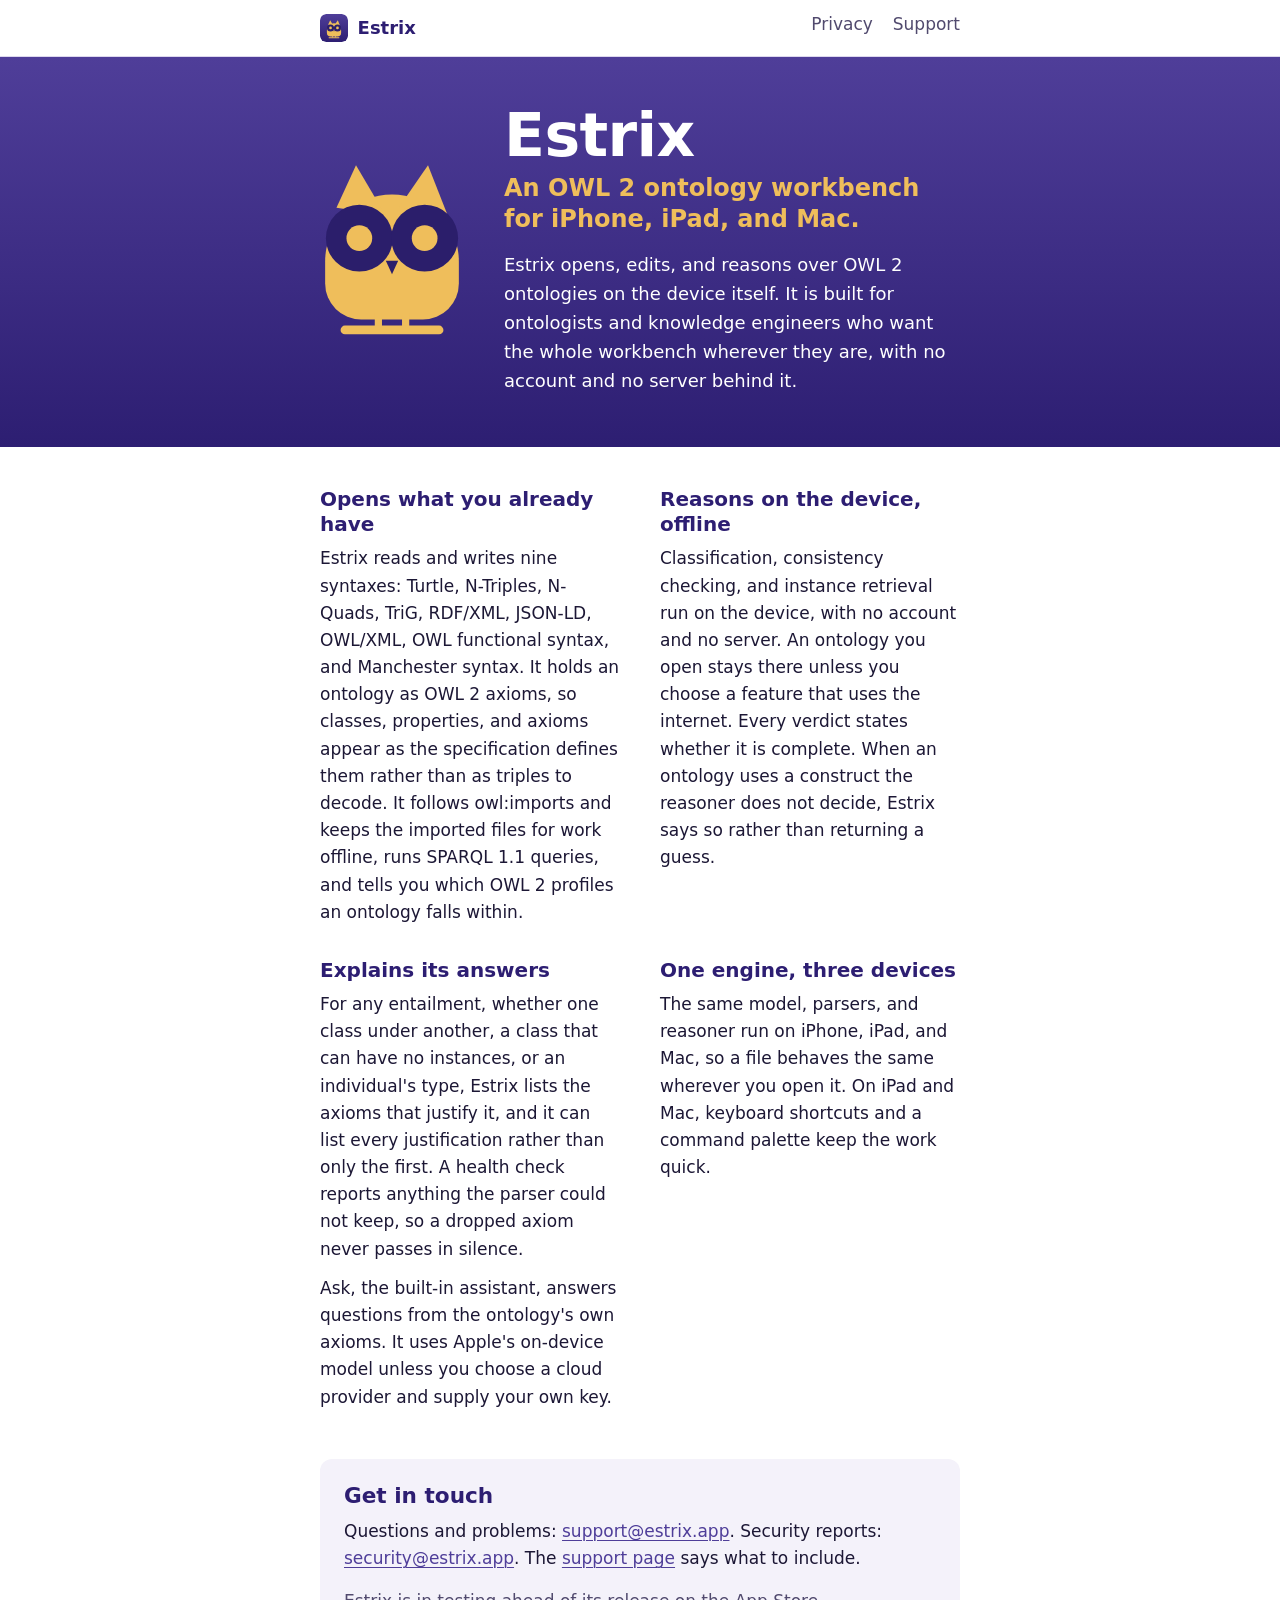
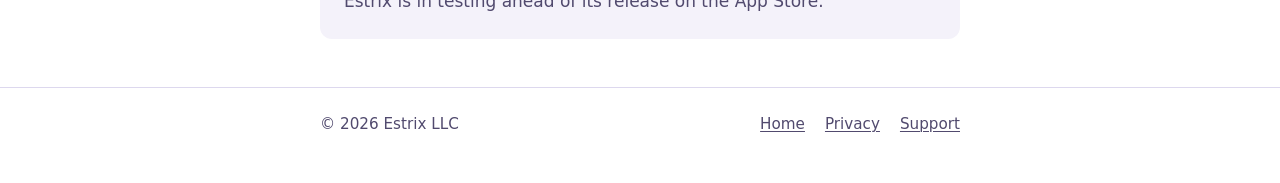
<file: index.html>
<!doctype html>
<html lang="en">
<head>
<meta charset="utf-8">
<meta name="viewport" content="width=device-width, initial-scale=1">
<title>Estrix: an OWL 2 ontology workbench for iPhone, iPad, and Mac</title>
<meta name="description" content="Estrix opens, edits, and reasons over OWL 2 ontologies on the device itself: nine syntaxes, SPARQL 1.1, and on-device reasoning that explains its answers, on iPhone, iPad, and Mac.">
<meta name="theme-color" media="(prefers-color-scheme: light)" content="#4f3e99">
<meta name="theme-color" media="(prefers-color-scheme: dark)" content="#110d26">
<link rel="canonical" href="https://estrix.app/">
<link rel="icon" href="icon.svg" type="image/svg+xml">
<link rel="icon" href="icon-32.png" type="image/png" sizes="32x32">
<link rel="apple-touch-icon" href="icon-180.png">
<link rel="stylesheet" href="style.css">
</head>
<body>
<a class="skip" href="#main">Skip to content</a>
<header class="top">
  <div class="wrap">
    <a class="brand" href="./" aria-current="page"><img src="icon.svg" alt="" width="28" height="28">Estrix</a>
    <nav aria-label="Site">
      <ul>
        <li><a href="privacy/">Privacy</a></li>
        <li><a href="support/">Support</a></li>
      </ul>
    </nav>
  </div>
</header>
<main id="main" class="home">
  <section class="hero" aria-labelledby="title">
    <div class="wrap">
      <svg xmlns="http://www.w3.org/2000/svg" viewBox="232 206 560 698" role="img" aria-label="The Estrix owl">
        <g fill="#efbe5b">
          <path d="M252 600A260 260 0 0 1 772 600V686A140 140 0 0 1 632 826H392A140 140 0 0 1 252 686Z"/>
          <path d="M296 392L372 226L486 420Z"/>
          <path d="M538 392L652 226L728 420Z"/>
        </g>
        <g fill="#2b1e6b">
          <circle cx="385" cy="510" r="130"/>
          <circle cx="639" cy="510" r="130"/>
          <path d="M488 598H536L512 650Z"/>
        </g>
        <g fill="#efbe5b">
          <circle cx="385" cy="510" r="50"/>
          <circle cx="639" cy="510" r="50"/>
          <rect x="445" y="800" width="28" height="60"/>
          <rect x="551" y="800" width="28" height="60"/>
          <rect x="312" y="850" width="400" height="34" rx="17"/>
        </g>
      </svg>
      <div>
        <h1 id="title">Estrix</h1>
        <p class="lead">An OWL 2 ontology workbench for iPhone, iPad, and Mac.</p>
        <p>Estrix opens, edits, and reasons over OWL 2 ontologies on the device itself. It is built for ontologists and knowledge engineers who want the whole workbench wherever they are, with no account and no server behind it.</p>
      </div>
    </div>
  </section>

  <div class="wrap">
    <div class="features">
      <section aria-labelledby="opens">
        <h2 id="opens">Opens what you already have</h2>
        <p>Estrix reads and writes nine syntaxes: Turtle, N-Triples, N-Quads, TriG, RDF/XML, JSON-LD, OWL/XML, OWL functional syntax, and Manchester syntax. It holds an ontology as OWL 2 axioms, so classes, properties, and axioms appear as the specification defines them rather than as triples to decode. It follows owl:imports and keeps the imported files for work offline, runs SPARQL 1.1 queries, and tells you which OWL 2 profiles an ontology falls within.</p>
      </section>
      <section aria-labelledby="reasons">
        <h2 id="reasons">Reasons on the device, offline</h2>
        <p>Classification, consistency checking, and instance retrieval run on the device, with no account and no server. An ontology you open stays there unless you choose a feature that uses the internet. Every verdict states whether it is complete. When an ontology uses a construct the reasoner does not decide, Estrix says so rather than returning a guess.</p>
      </section>
      <section aria-labelledby="explains">
        <h2 id="explains">Explains its answers</h2>
        <p>For any entailment, whether one class under another, a class that can have no instances, or an individual's type, Estrix lists the axioms that justify it, and it can list every justification rather than only the first. A health check reports anything the parser could not keep, so a dropped axiom never passes in silence.</p>
        <p>Ask, the built-in assistant, answers questions from the ontology's own axioms. It uses Apple's on-device model unless you choose a cloud provider and supply your own key.</p>
      </section>
      <section aria-labelledby="devices">
        <h2 id="devices">One engine, three devices</h2>
        <p>The same model, parsers, and reasoner run on iPhone, iPad, and Mac, so a file behaves the same wherever you open it. On iPad and Mac, keyboard shortcuts and a command palette keep the work quick.</p>
      </section>
    </div>

    <section class="contact" aria-labelledby="contact">
      <h2 id="contact">Get in touch</h2>
      <p>Questions and problems: <a href="mailto:support@estrix.app">support@estrix.app</a>. Security reports: <a href="mailto:security@estrix.app">security@estrix.app</a>. The <a href="support/">support page</a> says what to include.</p>
      <p class="status">Estrix is in testing ahead of its release on the App Store.</p>
      <!-- App Store link: add it here when the app is live. -->
    </section>
  </div>
</main>
<footer>
  <div class="wrap">
    <p>© 2026 Estrix LLC</p>
    <ul>
      <li><a href="./">Home</a></li>
      <li><a href="privacy/">Privacy</a></li>
      <li><a href="support/">Support</a></li>
    </ul>
  </div>
</footer>
</body>
</html>
</file>
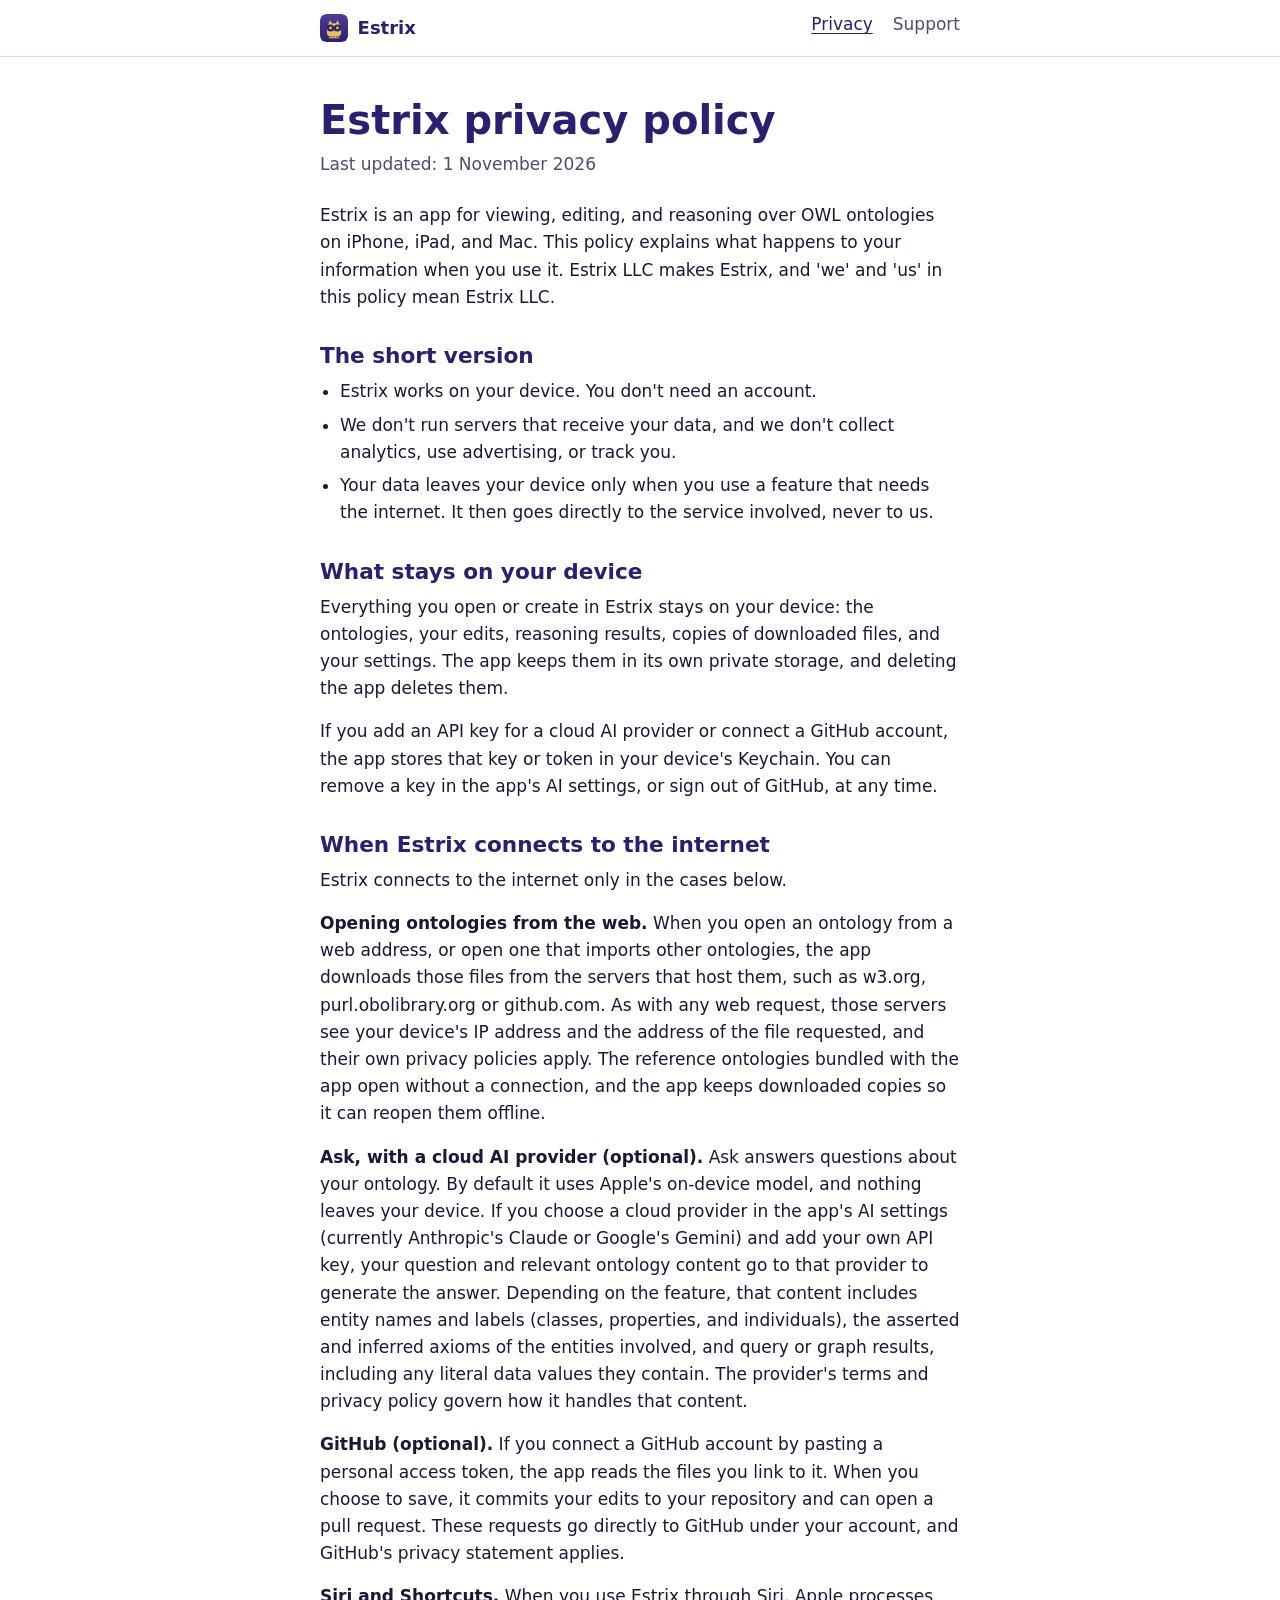
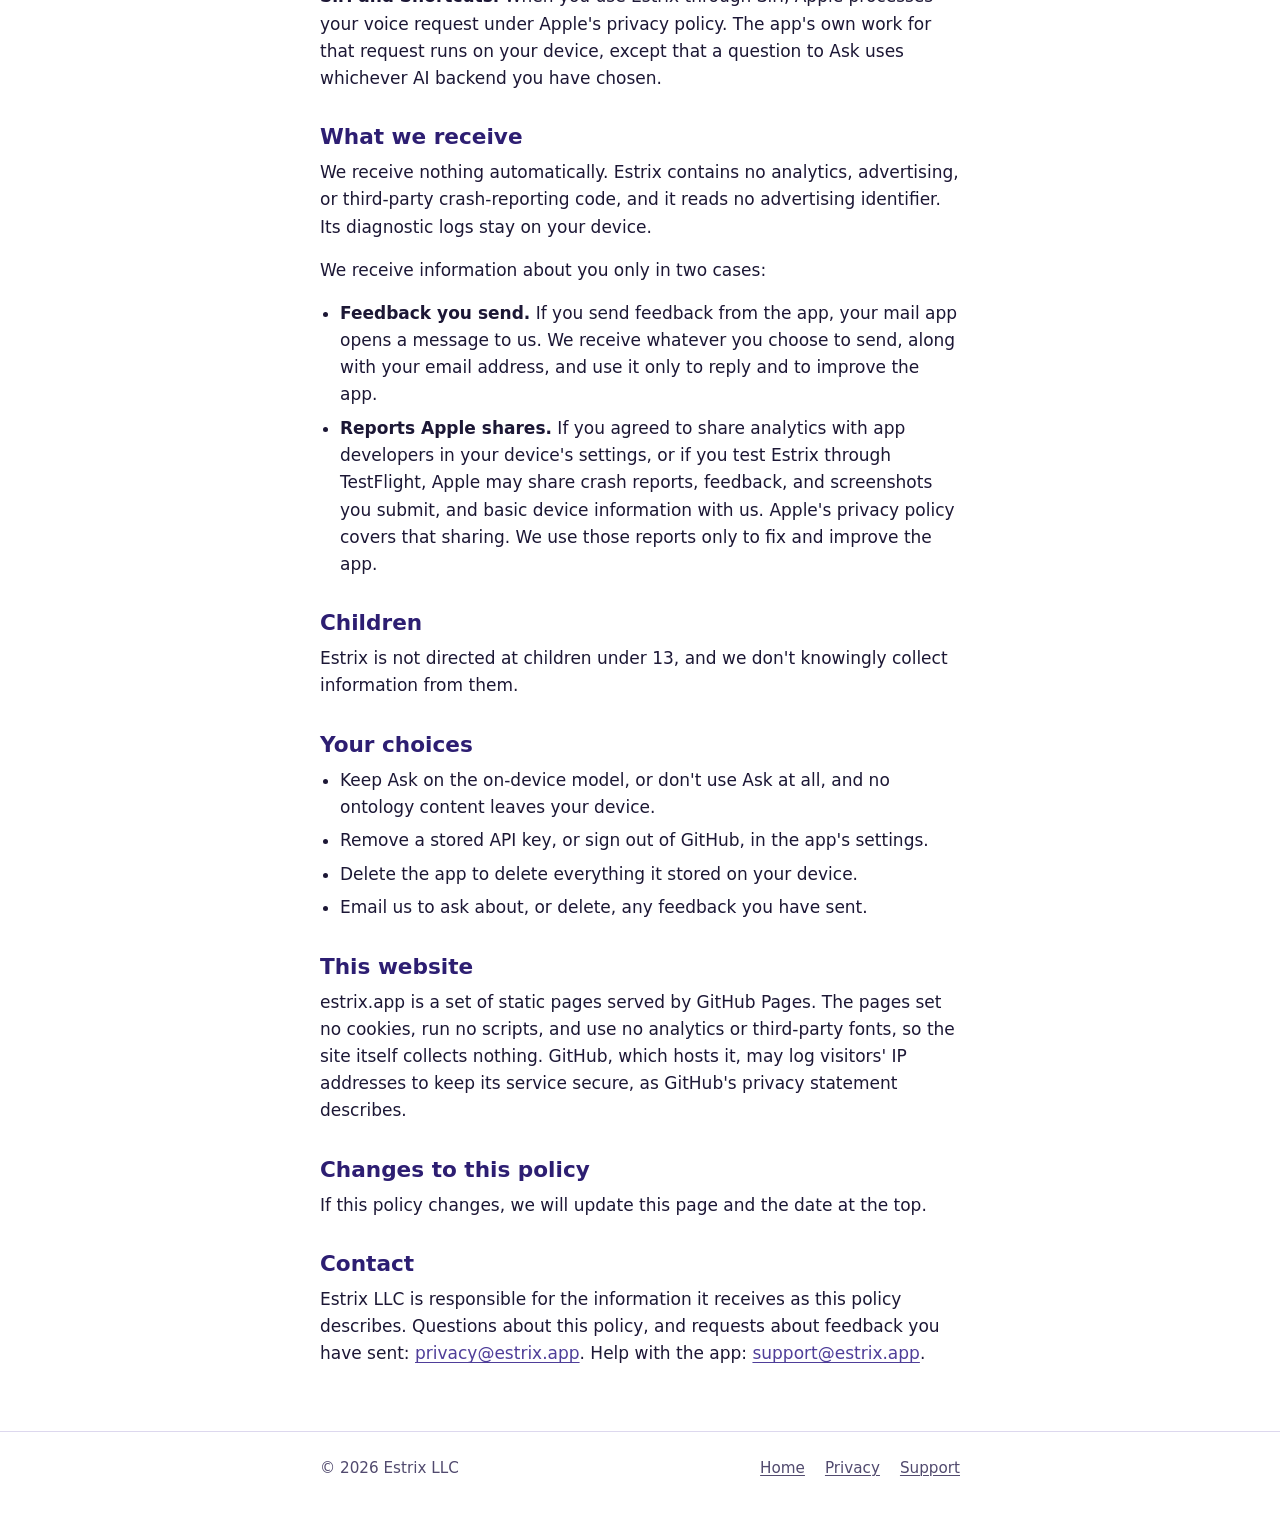
<file: privacy/index.html>
<!doctype html>
<html lang="en">
<head>
<meta charset="utf-8">
<meta name="viewport" content="width=device-width, initial-scale=1">
<title>Privacy policy: Estrix</title>
<meta name="description" content="The privacy policy of Estrix, the OWL 2 ontology workbench for iPhone, iPad, and Mac, published by Estrix LLC: the app works on your device, needs no account, and collects nothing by default.">
<meta name="theme-color" media="(prefers-color-scheme: light)" content="#4f3e99">
<meta name="theme-color" media="(prefers-color-scheme: dark)" content="#110d26">
<link rel="canonical" href="https://estrix.app/privacy/">
<link rel="icon" href="../icon.svg" type="image/svg+xml">
<link rel="icon" href="../icon-32.png" type="image/png" sizes="32x32">
<link rel="apple-touch-icon" href="../icon-180.png">
<link rel="stylesheet" href="../style.css">
</head>
<body>
<a class="skip" href="#main">Skip to content</a>
<header class="top">
  <div class="wrap">
    <a class="brand" href="../"><img src="../icon.svg" alt="" width="28" height="28">Estrix</a>
    <nav aria-label="Site">
      <ul>
        <li><a href="./" aria-current="page">Privacy</a></li>
        <li><a href="../support/">Support</a></li>
      </ul>
    </nav>
  </div>
</header>
<main id="main">
  <div class="wrap">
    <h1>Estrix privacy policy</h1>
    <p class="meta">Last updated: 1 November 2026</p>
    <p>Estrix is an app for viewing, editing, and reasoning over OWL ontologies on iPhone, iPad, and Mac. This policy explains what happens to your information when you use it. Estrix LLC makes Estrix, and 'we' and 'us' in this policy mean Estrix LLC.</p>

    <h2 id="the-short-version">The short version</h2>
    <ul>
      <li>Estrix works on your device. You don't need an account.</li>
      <li>We don't run servers that receive your data, and we don't collect analytics, use advertising, or track you.</li>
      <li>Your data leaves your device only when you use a feature that needs the internet. It then goes directly to the service involved, never to us.</li>
    </ul>

    <h2 id="what-stays-on-your-device">What stays on your device</h2>
    <p>Everything you open or create in Estrix stays on your device: the ontologies, your edits, reasoning results, copies of downloaded files, and your settings. The app keeps them in its own private storage, and deleting the app deletes them.</p>
    <p>If you add an API key for a cloud AI provider or connect a GitHub account, the app stores that key or token in your device's Keychain. You can remove a key in the app's AI settings, or sign out of GitHub, at any time.</p>

    <h2 id="when-estrix-connects-to-the-internet">When Estrix connects to the internet</h2>
    <p>Estrix connects to the internet only in the cases below.</p>
    <p><strong>Opening ontologies from the web.</strong> When you open an ontology from a web address, or open one that imports other ontologies, the app downloads those files from the servers that host them, such as w3.org, purl.obolibrary.org or github.com. As with any web request, those servers see your device's IP address and the address of the file requested, and their own privacy policies apply. The reference ontologies bundled with the app open without a connection, and the app keeps downloaded copies so it can reopen them offline.</p>
    <p><strong>Ask, with a cloud AI provider (optional).</strong> Ask answers questions about your ontology. By default it uses Apple's on-device model, and nothing leaves your device. If you choose a cloud provider in the app's AI settings (currently Anthropic's Claude or Google's Gemini) and add your own API key, your question and relevant ontology content go to that provider to generate the answer. Depending on the feature, that content includes entity names and labels (classes, properties, and individuals), the asserted and inferred axioms of the entities involved, and query or graph results, including any literal data values they contain. The provider's terms and privacy policy govern how it handles that content.</p>
    <p><strong>GitHub (optional).</strong> If you connect a GitHub account by pasting a personal access token, the app reads the files you link to it. When you choose to save, it commits your edits to your repository and can open a pull request. These requests go directly to GitHub under your account, and GitHub's privacy statement applies.</p>
    <p><strong>Siri and Shortcuts.</strong> When you use Estrix through Siri, Apple processes your voice request under Apple's privacy policy. The app's own work for that request runs on your device, except that a question to Ask uses whichever AI backend you have chosen.</p>

    <h2 id="what-we-receive">What we receive</h2>
    <p>We receive nothing automatically. Estrix contains no analytics, advertising, or third-party crash-reporting code, and it reads no advertising identifier. Its diagnostic logs stay on your device.</p>
    <p>We receive information about you only in two cases:</p>
    <ul>
      <li><strong>Feedback you send.</strong> If you send feedback from the app, your mail app opens a message to us. We receive whatever you choose to send, along with your email address, and use it only to reply and to improve the app.</li>
      <li><strong>Reports Apple shares.</strong> If you agreed to share analytics with app developers in your device's settings, or if you test Estrix through TestFlight, Apple may share crash reports, feedback, and screenshots you submit, and basic device information with us. Apple's privacy policy covers that sharing. We use those reports only to fix and improve the app.</li>
    </ul>

    <h2 id="children">Children</h2>
    <p>Estrix is not directed at children under 13, and we don't knowingly collect information from them.</p>

    <h2 id="your-choices">Your choices</h2>
    <ul>
      <li>Keep Ask on the on-device model, or don't use Ask at all, and no ontology content leaves your device.</li>
      <li>Remove a stored API key, or sign out of GitHub, in the app's settings.</li>
      <li>Delete the app to delete everything it stored on your device.</li>
      <li>Email us to ask about, or delete, any feedback you have sent.</li>
    </ul>

    <h2 id="this-website">This website</h2>
    <p>estrix.app is a set of static pages served by GitHub Pages. The pages set no cookies, run no scripts, and use no analytics or third-party fonts, so the site itself collects nothing. GitHub, which hosts it, may log visitors' IP addresses to keep its service secure, as GitHub's privacy statement describes.</p>

    <h2 id="changes-to-this-policy">Changes to this policy</h2>
    <p>If this policy changes, we will update this page and the date at the top.</p>

    <h2 id="contact">Contact</h2>
    <p>Estrix LLC is responsible for the information it receives as this policy describes. Questions about this policy, and requests about feedback you have sent: <a href="mailto:privacy@estrix.app">privacy@estrix.app</a>. Help with the app: <a href="mailto:support@estrix.app">support@estrix.app</a>.</p>
  </div>
</main>
<footer>
  <div class="wrap">
    <p>© 2026 Estrix LLC</p>
    <ul>
      <li><a href="../">Home</a></li>
      <li><a href="./">Privacy</a></li>
      <li><a href="../support/">Support</a></li>
    </ul>
  </div>
</footer>
</body>
</html>
</file>
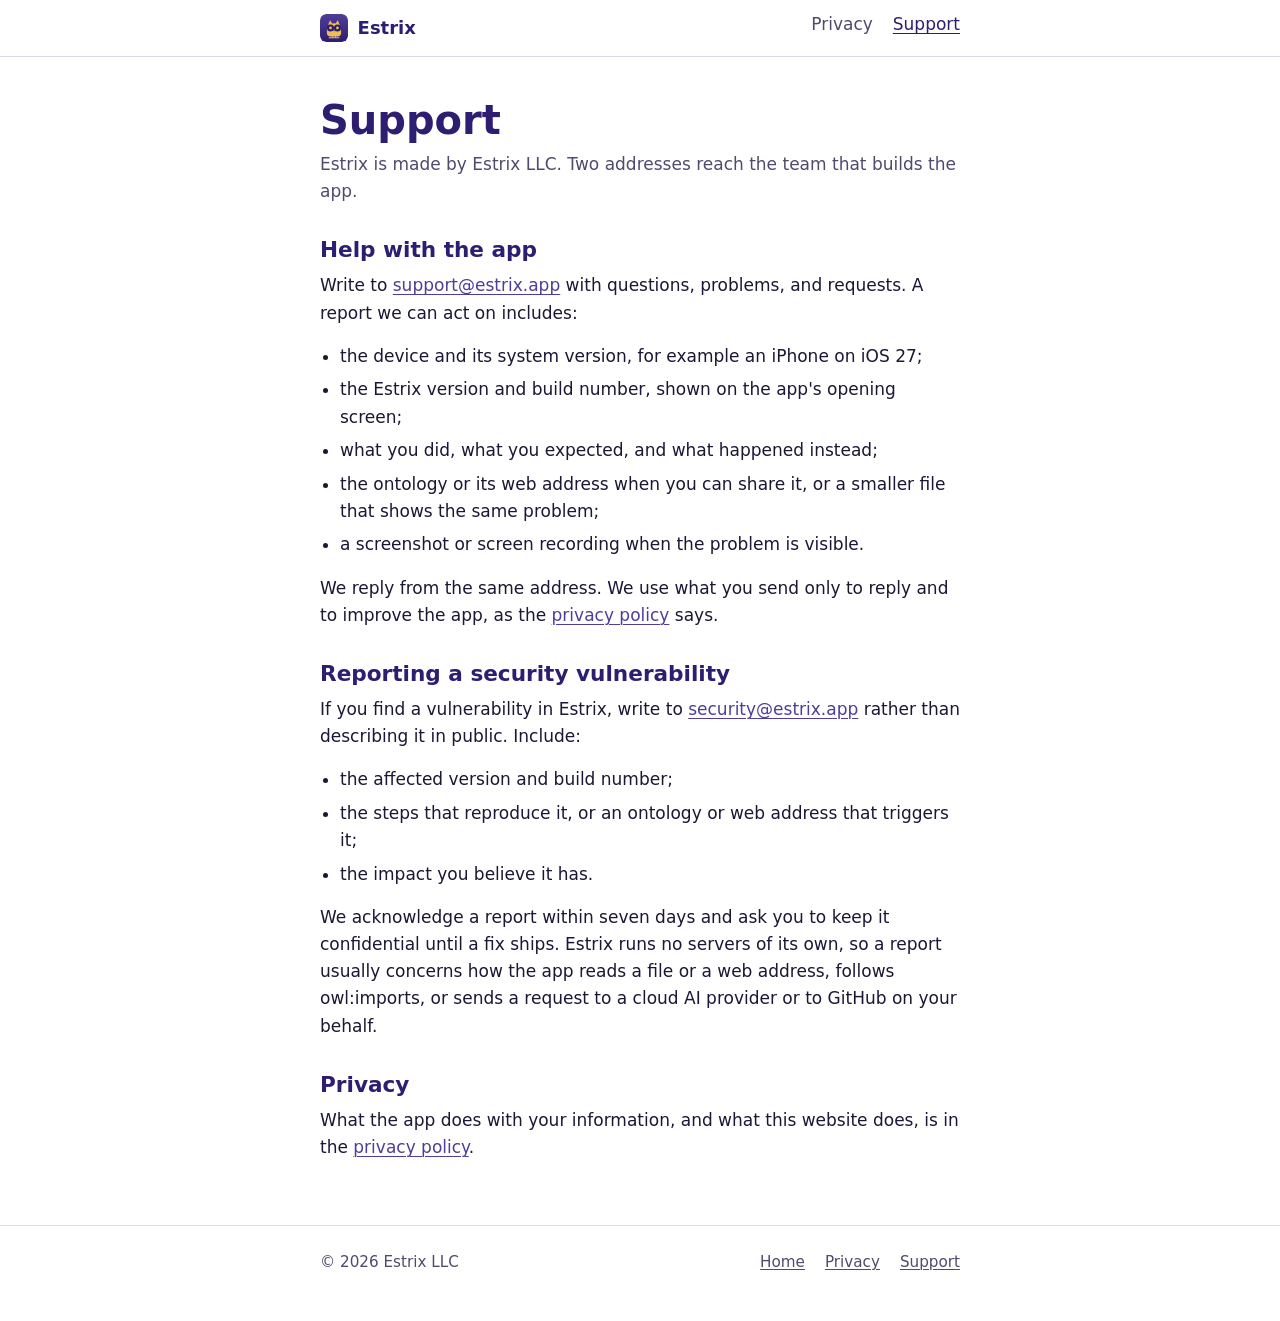
<file: support/index.html>
<!doctype html>
<html lang="en">
<head>
<meta charset="utf-8">
<meta name="viewport" content="width=device-width, initial-scale=1">
<title>Support: Estrix</title>
<meta name="description" content="How to reach Estrix LLC about the Estrix app: support@estrix.app for help, security@estrix.app for vulnerability reports, and what to include.">
<meta name="theme-color" media="(prefers-color-scheme: light)" content="#4f3e99">
<meta name="theme-color" media="(prefers-color-scheme: dark)" content="#110d26">
<link rel="canonical" href="https://estrix.app/support/">
<link rel="icon" href="../icon.svg" type="image/svg+xml">
<link rel="icon" href="../icon-32.png" type="image/png" sizes="32x32">
<link rel="apple-touch-icon" href="../icon-180.png">
<link rel="stylesheet" href="../style.css">
</head>
<body>
<a class="skip" href="#main">Skip to content</a>
<header class="top">
  <div class="wrap">
    <a class="brand" href="../"><img src="../icon.svg" alt="" width="28" height="28">Estrix</a>
    <nav aria-label="Site">
      <ul>
        <li><a href="../privacy/">Privacy</a></li>
        <li><a href="./" aria-current="page">Support</a></li>
      </ul>
    </nav>
  </div>
</header>
<main id="main">
  <div class="wrap">
    <h1>Support</h1>
    <p class="meta">Estrix is made by Estrix LLC. Two addresses reach the team that builds the app.</p>

    <h2 id="help">Help with the app</h2>
    <p>Write to <a href="mailto:support@estrix.app">support@estrix.app</a> with questions, problems, and requests. A report we can act on includes:</p>
    <ul>
      <li>the device and its system version, for example an iPhone on iOS 27;</li>
      <li>the Estrix version and build number, shown on the app's opening screen;</li>
      <li>what you did, what you expected, and what happened instead;</li>
      <li>the ontology or its web address when you can share it, or a smaller file that shows the same problem;</li>
      <li>a screenshot or screen recording when the problem is visible.</li>
    </ul>
    <p>We reply from the same address. We use what you send only to reply and to improve the app, as the <a href="../privacy/">privacy policy</a> says.</p>

    <h2 id="security">Reporting a security vulnerability</h2>
    <p>If you find a vulnerability in Estrix, write to <a href="mailto:security@estrix.app">security@estrix.app</a> rather than describing it in public. Include:</p>
    <ul>
      <li>the affected version and build number;</li>
      <li>the steps that reproduce it, or an ontology or web address that triggers it;</li>
      <li>the impact you believe it has.</li>
    </ul>
    <p>We acknowledge a report within seven days and ask you to keep it confidential until a fix ships. Estrix runs no servers of its own, so a report usually concerns how the app reads a file or a web address, follows owl:imports, or sends a request to a cloud AI provider or to GitHub on your behalf.</p>

    <h2 id="privacy">Privacy</h2>
    <p>What the app does with your information, and what this website does, is in the <a href="../privacy/">privacy policy</a>.</p>
  </div>
</main>
<footer>
  <div class="wrap">
    <p>© 2026 Estrix LLC</p>
    <ul>
      <li><a href="../">Home</a></li>
      <li><a href="../privacy/">Privacy</a></li>
      <li><a href="./">Support</a></li>
    </ul>
  </div>
</footer>
</body>
</html>
</file>
<file: style.css>
/* estrix.app: static pages, no external resources. */
:root {
  color-scheme: light dark;
  --bg: #ffffff;
  --bg-soft: #f4f2fa;
  --text: #1c1735;
  --muted: #514a6e;
  --heading: #2d1e72;
  --link: #4f3e99;
  --rule: #ddd8ee;
  --indigo: #4f3e99;
  --indigo-deep: #2d1e72;
  --gold: #efbe5b;
  --mask: #2b1e6b;
  --hero-text: #ffffff;
}
@media (prefers-color-scheme: dark) {
  :root {
    --bg: #110d26;
    --bg-soft: #1a1437;
    --text: #ece9f6;
    --muted: #b8b1d6;
    --heading: #ffffff;
    --link: #f3cd7a;
    --rule: #2e2653;
  }
}
* { box-sizing: border-box; }
html { -webkit-text-size-adjust: 100%; }
body {
  margin: 0;
  background: var(--bg);
  color: var(--text);
  font: 400 1.0625rem/1.6 system-ui, -apple-system, "Segoe UI", Roboto, "Helvetica Neue", Arial, sans-serif;
}
.wrap { max-width: 42rem; margin: 0 auto; padding: 0 1rem; }
a { color: var(--link); text-decoration-thickness: 1px; text-underline-offset: 0.15em; }
a:hover { text-decoration-thickness: 2px; }
:focus-visible { outline: 3px solid var(--gold); outline-offset: 3px; border-radius: 2px; }
.skip { position: absolute; left: -999px; top: 0; background: var(--gold); color: var(--mask); padding: 0.5rem 1rem; z-index: 10; }
.skip:focus { left: 1rem; top: 1rem; }

/* Header */
.top { border-bottom: 1px solid var(--rule); }
.top .wrap {
  display: flex; align-items: center; justify-content: space-between; flex-wrap: wrap;
  gap: 0.5rem 1rem; min-height: 3.5rem; padding-top: 0.5rem; padding-bottom: 0.5rem;
}
.brand { display: inline-flex; align-items: center; gap: 0.6rem; color: var(--heading); font-weight: 700; font-size: 1.125rem; text-decoration: none; }
.brand img { width: 28px; height: 28px; border-radius: 6px; }
.top nav ul { list-style: none; margin: 0; padding: 0; display: flex; gap: 1.25rem; }
.top nav a { color: var(--muted); font-weight: 500; text-decoration: none; }
.top nav a[aria-current="page"], .top nav a:hover { color: var(--heading); text-decoration: underline; }

/* Front page */
.home { padding-top: 0; }
.hero { margin-bottom: 2.5rem; background: linear-gradient(180deg, var(--indigo), var(--indigo-deep)); color: var(--hero-text); padding: 3rem 0 3.25rem; }
.hero .wrap { display: grid; gap: 1.5rem; }
.hero svg { width: 6.5rem; height: auto; display: block; }
.hero h1 { margin: 0 0 0.5rem; color: var(--hero-text); font-size: clamp(2.5rem, 9vw, 3.75rem); line-height: 1; letter-spacing: -0.01em; font-weight: 800; }
.hero .lead { margin: 0 0 1rem; color: var(--gold); font-size: clamp(1.25rem, 4.5vw, 1.5rem); line-height: 1.3; font-weight: 600; }
.hero p { margin: 0; max-width: 36rem; font-size: 1.125rem; }
@media (min-width: 40rem) {
  .hero .wrap { grid-template-columns: auto 1fr; align-items: center; column-gap: 2.5rem; }
  .hero svg { width: 9rem; }
}
.features { display: grid; gap: 2rem; }
@media (min-width: 40rem) { .features { grid-template-columns: 1fr 1fr; gap: 2rem 2.5rem; } }
.features h2 { margin: 0 0 0.5rem; font-size: 1.25rem; }
.features p { margin: 0 0 0.75rem; }
.features p:last-child { margin-bottom: 0; }
.contact { margin-top: 3rem; padding: 1.5rem; background: var(--bg-soft); border-radius: 12px; }
.contact h2 { margin-top: 0; }
.contact p:last-child { margin-bottom: 0; }
.status { color: var(--muted); }

/* Text pages */
main { padding: 2.5rem 0 3rem; }
h1 { margin: 0 0 0.5rem; color: var(--heading); font-size: clamp(1.9rem, 6vw, 2.5rem); line-height: 1.15; }
h2 { margin: 2rem 0 0.5rem; color: var(--heading); font-size: 1.35rem; line-height: 1.25; }
p, ul { margin: 0 0 1rem; }
ul { padding-left: 1.25rem; }
li { margin-bottom: 0.4rem; }
.meta { color: var(--muted); margin-bottom: 1.5rem; }
address { font-style: normal; }

/* Footer */
footer { border-top: 1px solid var(--rule); padding: 1.5rem 0 2.5rem; color: var(--muted); font-size: 0.95rem; }
footer .wrap { display: flex; flex-wrap: wrap; justify-content: space-between; gap: 0.75rem 1.5rem; }
footer p { margin: 0; }
footer ul { list-style: none; margin: 0; padding: 0; display: flex; gap: 1.25rem; }
footer a { color: var(--muted); }
</file>
